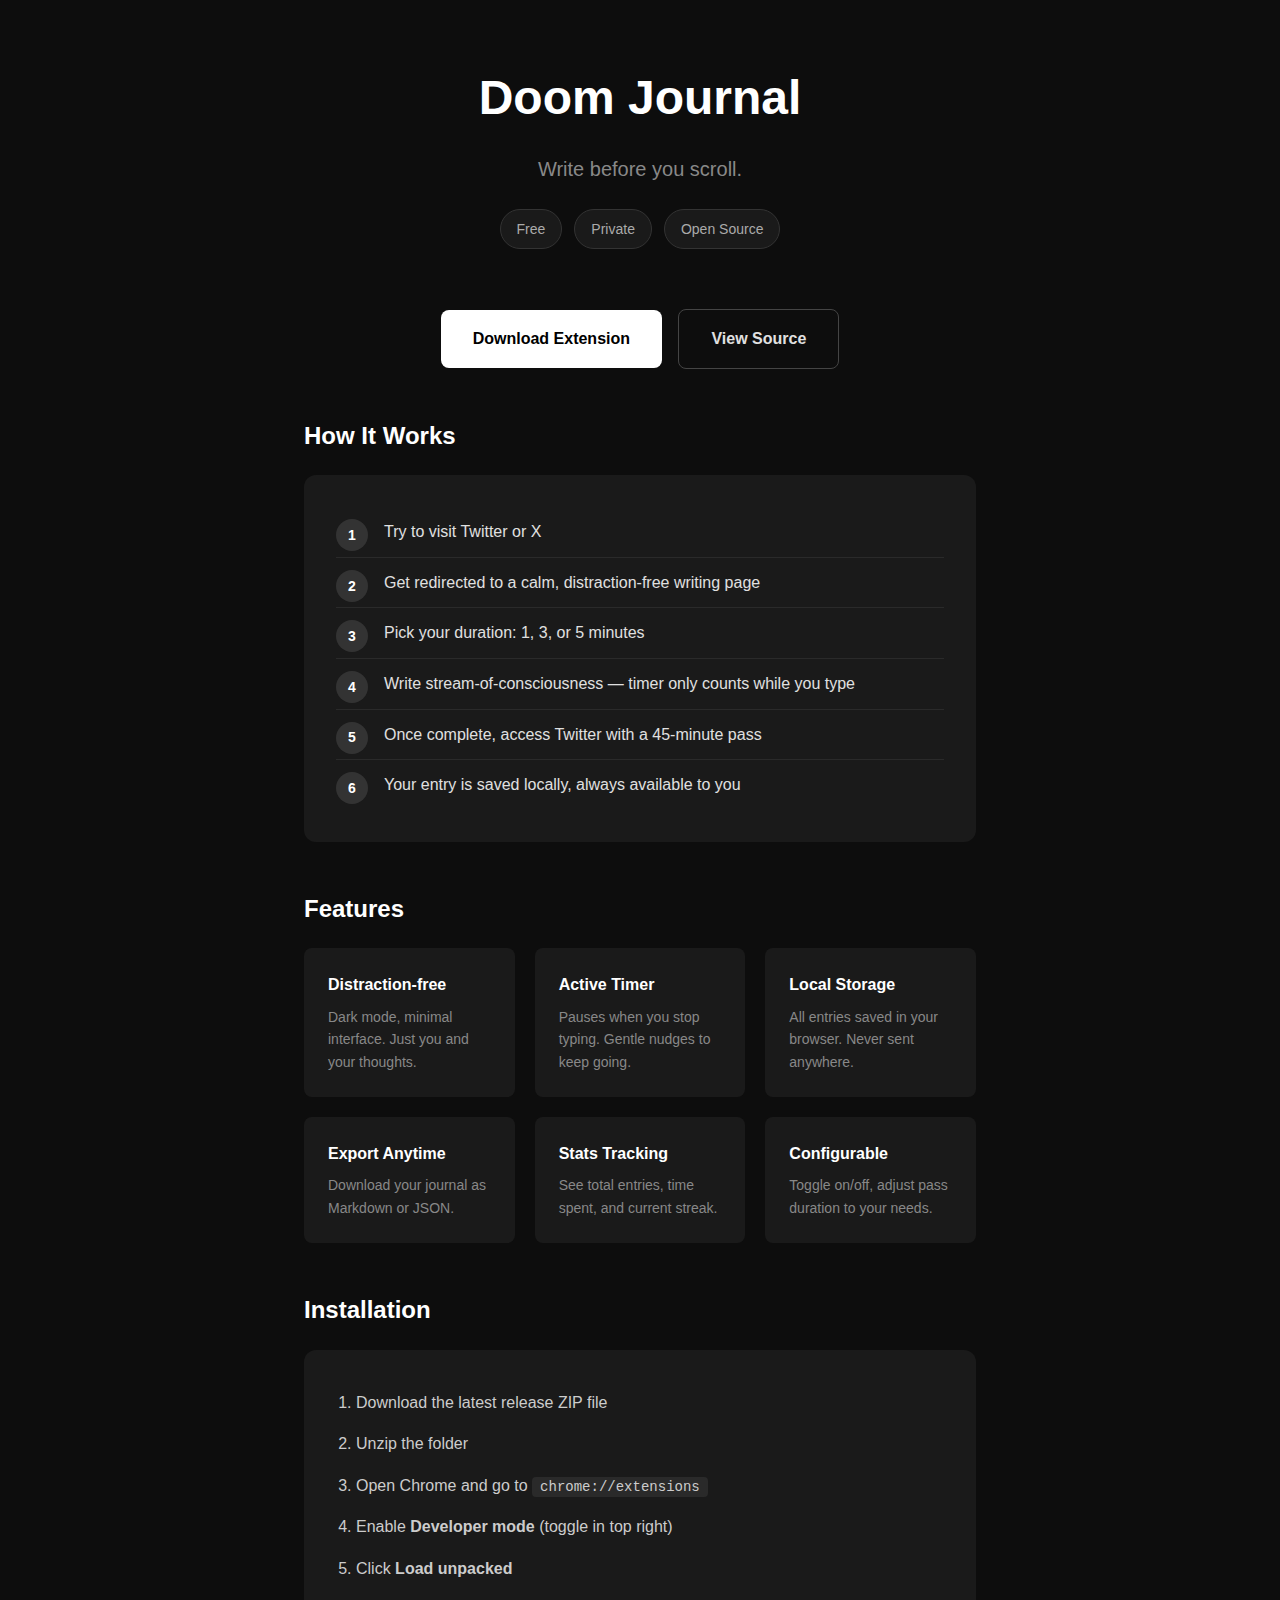
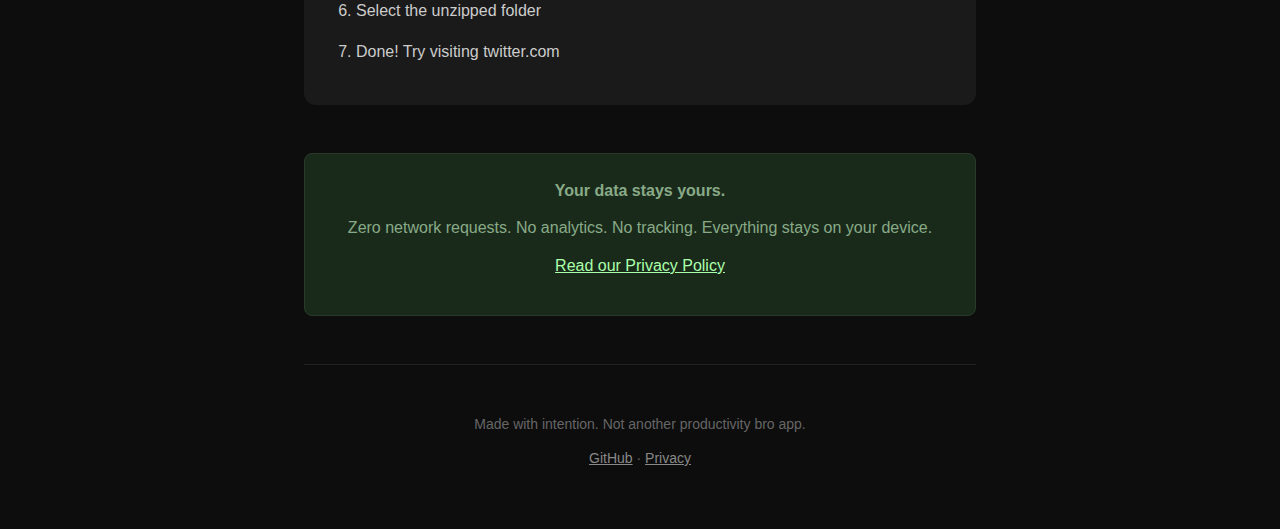
<file: docs/index.html>
<!DOCTYPE html>
<html lang="en">
<head>
  <meta charset="UTF-8">
  <meta name="viewport" content="width=device-width, initial-scale=1.0">
  <title>Doom Journal - Write Before You Scroll</title>
  <style>
    * {
      margin: 0;
      padding: 0;
      box-sizing: border-box;
    }

    body {
      font-family: -apple-system, BlinkMacSystemFont, 'Segoe UI', Roboto, Oxygen, Ubuntu, sans-serif;
      background: #0d0d0d;
      color: #e0e0e0;
      min-height: 100vh;
      line-height: 1.6;
    }

    .container {
      max-width: 720px;
      margin: 0 auto;
      padding: 60px 24px;
    }

    header {
      text-align: center;
      margin-bottom: 60px;
    }

    h1 {
      font-size: 3rem;
      font-weight: 700;
      color: #fff;
      margin-bottom: 16px;
    }

    .tagline {
      font-size: 1.25rem;
      color: #888;
      margin-bottom: 24px;
    }

    .badges {
      display: flex;
      gap: 12px;
      justify-content: center;
      flex-wrap: wrap;
    }

    .badge {
      background: #1a1a1a;
      border: 1px solid #333;
      padding: 8px 16px;
      border-radius: 20px;
      font-size: 0.875rem;
      color: #aaa;
    }

    .cta {
      text-align: center;
      margin: 48px 0;
    }

    .button {
      display: inline-block;
      background: #fff;
      color: #000;
      padding: 16px 32px;
      border-radius: 8px;
      text-decoration: none;
      font-weight: 600;
      font-size: 1rem;
      transition: transform 0.2s, box-shadow 0.2s;
    }

    .button:hover {
      transform: translateY(-2px);
      box-shadow: 0 4px 20px rgba(255, 255, 255, 0.2);
    }

    .button-secondary {
      background: transparent;
      border: 1px solid #444;
      color: #e0e0e0;
      margin-left: 12px;
    }

    .button-secondary:hover {
      border-color: #666;
      box-shadow: none;
    }

    section {
      margin-bottom: 48px;
    }

    h2 {
      font-size: 1.5rem;
      color: #fff;
      margin-bottom: 20px;
    }

    .how-it-works {
      background: #1a1a1a;
      border-radius: 12px;
      padding: 32px;
    }

    .how-it-works ol {
      list-style: none;
      counter-reset: steps;
    }

    .how-it-works li {
      counter-increment: steps;
      padding: 12px 0;
      padding-left: 48px;
      position: relative;
      border-bottom: 1px solid #2a2a2a;
    }

    .how-it-works li:last-child {
      border-bottom: none;
    }

    .how-it-works li::before {
      content: counter(steps);
      position: absolute;
      left: 0;
      width: 32px;
      height: 32px;
      background: #333;
      border-radius: 50%;
      display: flex;
      align-items: center;
      justify-content: center;
      font-weight: 600;
      font-size: 0.875rem;
      color: #fff;
    }

    .features {
      display: grid;
      grid-template-columns: repeat(auto-fit, minmax(200px, 1fr));
      gap: 20px;
    }

    .feature {
      background: #1a1a1a;
      border-radius: 8px;
      padding: 24px;
    }

    .feature h3 {
      color: #fff;
      font-size: 1rem;
      margin-bottom: 8px;
    }

    .feature p {
      color: #888;
      font-size: 0.875rem;
    }

    .privacy-note {
      background: #1a2a1a;
      border: 1px solid #2a3a2a;
      border-radius: 8px;
      padding: 24px;
      text-align: center;
    }

    .privacy-note p {
      color: #8a8;
      margin-bottom: 12px;
    }

    .privacy-note a {
      color: #afa;
    }

    footer {
      text-align: center;
      padding-top: 48px;
      border-top: 1px solid #222;
      color: #666;
      font-size: 0.875rem;
    }

    footer a {
      color: #888;
    }

    .install-instructions {
      background: #1a1a1a;
      border-radius: 12px;
      padding: 32px;
    }

    .install-instructions ol {
      padding-left: 20px;
    }

    .install-instructions li {
      padding: 8px 0;
      color: #ccc;
    }

    .install-instructions code {
      background: #2a2a2a;
      padding: 2px 8px;
      border-radius: 4px;
      font-size: 0.875rem;
    }
  </style>
</head>
<body>
  <div class="container">
    <header>
      <h1>Doom Journal</h1>
      <p class="tagline">Write before you scroll.</p>
      <div class="badges">
        <span class="badge">Free</span>
        <span class="badge">Private</span>
        <span class="badge">Open Source</span>
      </div>
    </header>

    <div class="cta">
      <a href="https://github.com/moncada-julian/doom-journal/releases" class="button">Download Extension</a>
      <a href="https://github.com/moncada-julian/doom-journal" class="button button-secondary">View Source</a>
    </div>

    <section>
      <h2>How It Works</h2>
      <div class="how-it-works">
        <ol>
          <li>Try to visit Twitter or X</li>
          <li>Get redirected to a calm, distraction-free writing page</li>
          <li>Pick your duration: 1, 3, or 5 minutes</li>
          <li>Write stream-of-consciousness — timer only counts while you type</li>
          <li>Once complete, access Twitter with a 45-minute pass</li>
          <li>Your entry is saved locally, always available to you</li>
        </ol>
      </div>
    </section>

    <section>
      <h2>Features</h2>
      <div class="features">
        <div class="feature">
          <h3>Distraction-free</h3>
          <p>Dark mode, minimal interface. Just you and your thoughts.</p>
        </div>
        <div class="feature">
          <h3>Active Timer</h3>
          <p>Pauses when you stop typing. Gentle nudges to keep going.</p>
        </div>
        <div class="feature">
          <h3>Local Storage</h3>
          <p>All entries saved in your browser. Never sent anywhere.</p>
        </div>
        <div class="feature">
          <h3>Export Anytime</h3>
          <p>Download your journal as Markdown or JSON.</p>
        </div>
        <div class="feature">
          <h3>Stats Tracking</h3>
          <p>See total entries, time spent, and current streak.</p>
        </div>
        <div class="feature">
          <h3>Configurable</h3>
          <p>Toggle on/off, adjust pass duration to your needs.</p>
        </div>
      </div>
    </section>

    <section>
      <h2>Installation</h2>
      <div class="install-instructions">
        <ol>
          <li>Download the latest release ZIP file</li>
          <li>Unzip the folder</li>
          <li>Open Chrome and go to <code>chrome://extensions</code></li>
          <li>Enable <strong>Developer mode</strong> (toggle in top right)</li>
          <li>Click <strong>Load unpacked</strong></li>
          <li>Select the unzipped folder</li>
          <li>Done! Try visiting twitter.com</li>
        </ol>
      </div>
    </section>

    <section>
      <div class="privacy-note">
        <p><strong>Your data stays yours.</strong></p>
        <p>Zero network requests. No analytics. No tracking. Everything stays on your device.</p>
        <p><a href="privacy.html">Read our Privacy Policy</a></p>
      </div>
    </section>

    <footer>
      <p>Made with intention. Not another productivity bro app.</p>
      <p style="margin-top: 12px;">
        <a href="https://github.com/moncada-julian/doom-journal">GitHub</a> ·
        <a href="privacy.html">Privacy</a>
      </p>
    </footer>
  </div>
</body>
</html>
</file>
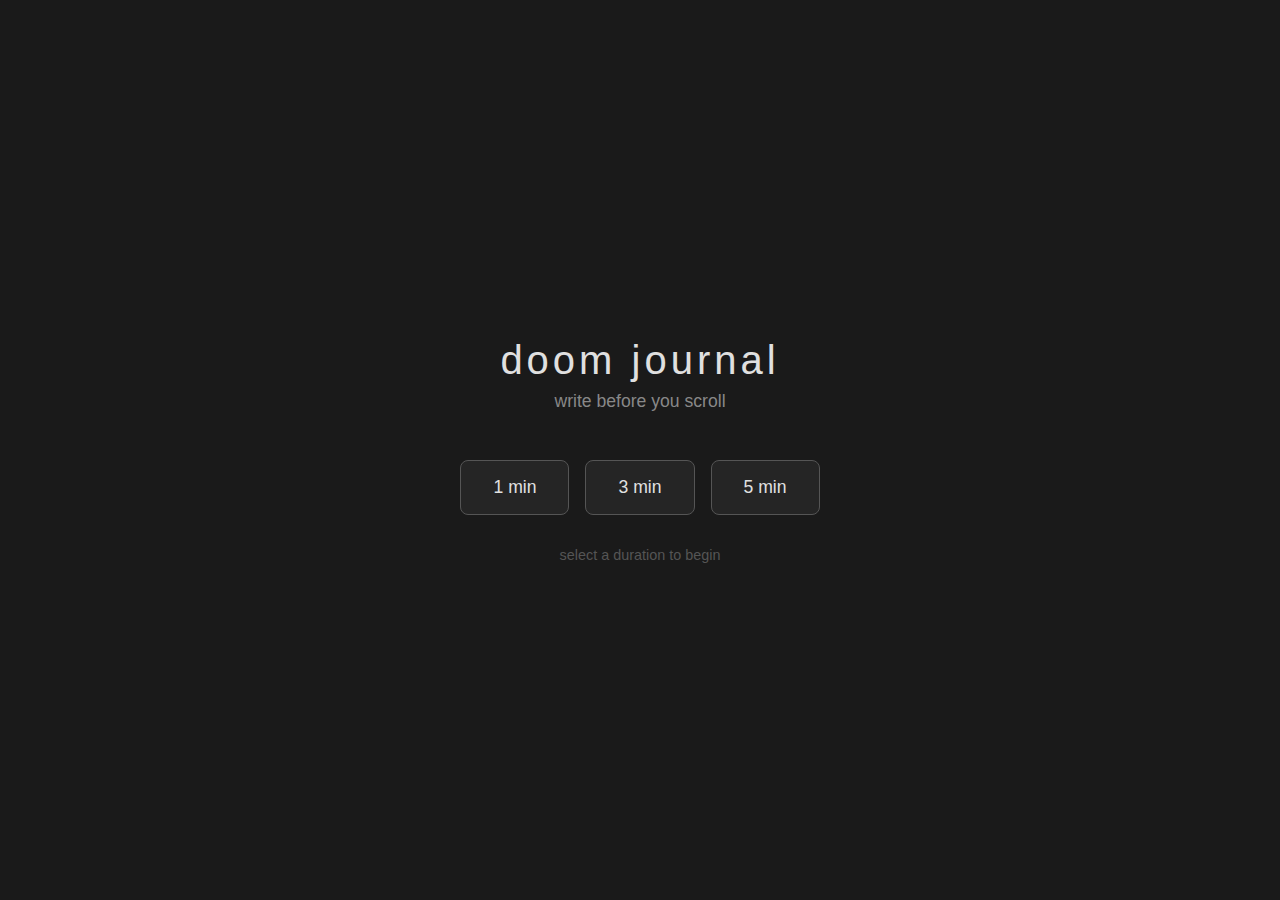
<file: blocked.html>
<!DOCTYPE html>
<html lang="en">
<head>
  <meta charset="UTF-8">
  <meta name="viewport" content="width=device-width, initial-scale=1.0">
  <title>Doom Journal</title>
  <link rel="stylesheet" href="blocked.css">
</head>
<body>
  <div class="container">
    <!-- Duration Selection Screen -->
    <div id="selectScreen" class="screen">
      <h1 class="title">doom journal</h1>
      <p class="subtitle">write before you scroll</p>

      <div class="duration-buttons">
        <button class="duration-btn" data-duration="60">1 min</button>
        <button class="duration-btn" data-duration="180">3 min</button>
        <button class="duration-btn" data-duration="300">5 min</button>
      </div>

      <p class="hint">select a duration to begin</p>
    </div>

    <!-- Writing Screen -->
    <div id="writeScreen" class="screen hidden">
      <button id="newEntryBtn" class="new-entry-btn">+ new entry</button>
      <div class="timer-display">
        <span id="timerMinutes">0</span>:<span id="timerSeconds">00</span>
      </div>

      <textarea
        id="journalInput"
        placeholder="start typing..."
        autocomplete="off"
        autofocus
      ></textarea>

      <div id="pauseOverlay" class="pause-overlay hidden">
        <div class="pause-title">timer paused</div>
        <div id="nudgeMessage">keep writing...</div>
      </div>

      <div class="bottom-bar">
        <span id="wordCount">0 words</span>
        <span class="value-prop">free · private · persistent</span>
      </div>
    </div>

    <!-- Completion Screen -->
    <div id="completeScreen" class="screen hidden">
      <div class="complete-content">
        <h2 id="completeMessage">nice. enjoy your scroll.</h2>
        <p class="redirect-notice">redirecting in <span id="redirectCountdown">2</span>...</p>
      </div>
    </div>
  </div>

  <script src="blocked.js"></script>
</body>
</html>
</file>
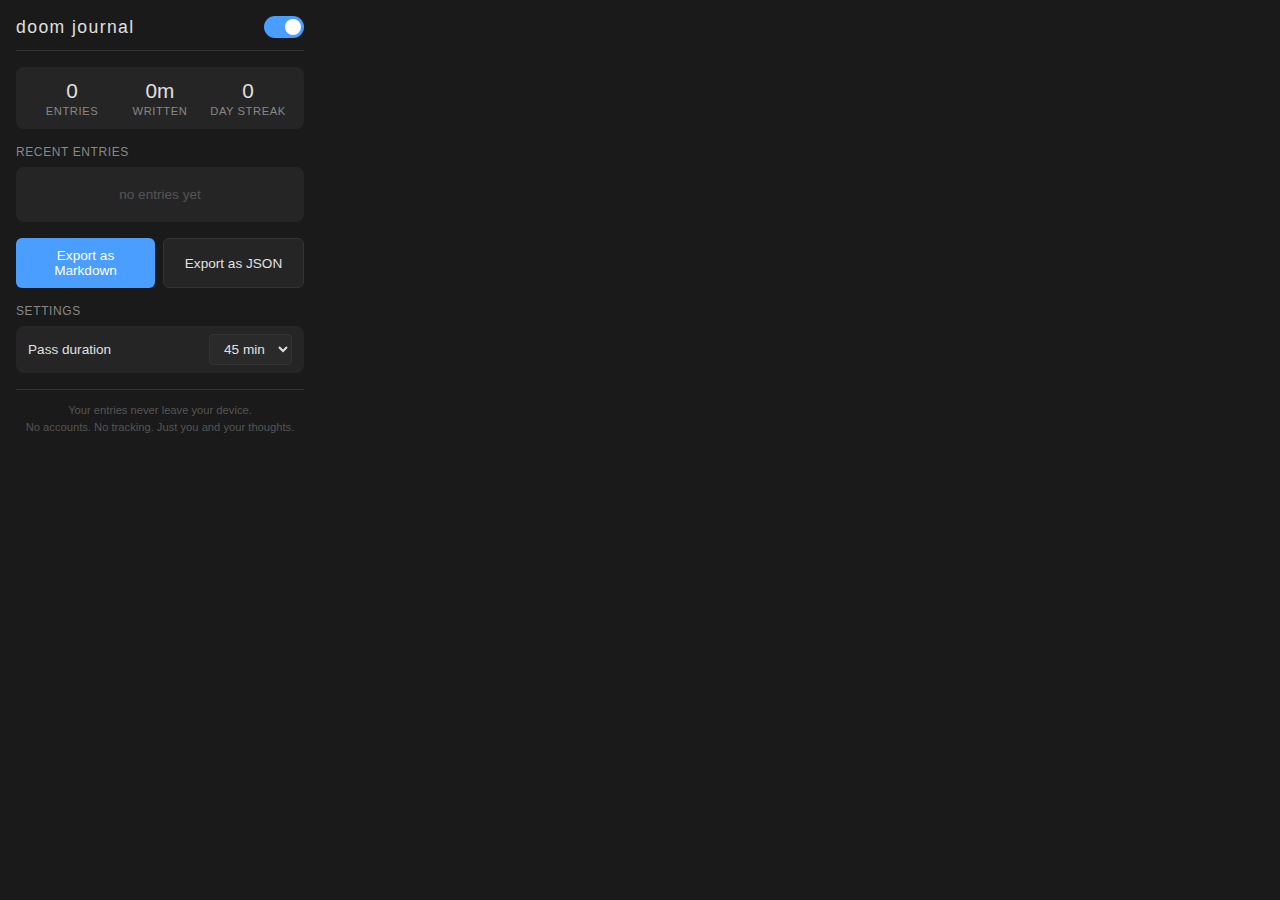
<file: popup.html>
<!DOCTYPE html>
<html lang="en">
<head>
  <meta charset="UTF-8">
  <meta name="viewport" content="width=device-width, initial-scale=1.0">
  <title>Doom Journal</title>
  <link rel="stylesheet" href="popup.css">
</head>
<body>
  <div class="popup">
    <!-- Header -->
    <header class="header">
      <h1 class="logo">doom journal</h1>
      <label class="toggle">
        <input type="checkbox" id="enableToggle" checked>
        <span class="toggle-slider"></span>
      </label>
    </header>

    <!-- Pass Timer -->
    <div id="passTimer" class="pass-timer hidden">
      <span class="pass-label">pass expires in</span>
      <span id="passCountdown" class="pass-countdown">--:--</span>
    </div>

    <!-- Stats -->
    <div class="stats">
      <div class="stat">
        <span class="stat-value" id="totalEntries">0</span>
        <span class="stat-label">entries</span>
      </div>
      <div class="stat">
        <span class="stat-value" id="totalTime">0m</span>
        <span class="stat-label">written</span>
      </div>
      <div class="stat">
        <span class="stat-value" id="currentStreak">0</span>
        <span class="stat-label">day streak</span>
      </div>
    </div>

    <!-- Recent Entries -->
    <div class="section">
      <h2 class="section-title">recent entries</h2>
      <div id="entriesList" class="entries-list">
        <p class="empty-state">no entries yet</p>
      </div>
    </div>

    <!-- Export Buttons -->
    <div class="export-buttons">
      <button id="exportMd" class="btn btn-primary">Export as Markdown</button>
      <button id="exportJson" class="btn btn-secondary">Export as JSON</button>
    </div>

    <!-- Settings -->
    <div class="section">
      <h2 class="section-title">settings</h2>
      <div class="setting-row">
        <span class="setting-label">Pass duration</span>
        <select id="passDuration" class="select">
          <option value="1">1 min</option>
          <option value="5">5 min</option>
          <option value="10">10 min</option>
          <option value="15">15 min</option>
          <option value="30">30 min</option>
          <option value="45" selected>45 min</option>
          <option value="60">60 min</option>
        </select>
      </div>
    </div>

    <!-- Footer -->
    <footer class="footer">
      <p>Your entries never leave your device.</p>
      <p>No accounts. No tracking. Just you and your thoughts.</p>
    </footer>
  </div>

  <!-- Disable Confirmation Modal -->
  <div id="disableModal" class="modal hidden">
    <div class="modal-backdrop"></div>
    <div class="modal-content">
      <h2 class="modal-title">are you sure?</h2>
      <p class="modal-text">You might end up doom scrolling more than you'd like.</p>
      <p class="modal-instruction">Type "<span class="confirm-phrase">yes i want to doom scroll</span>" to confirm:</p>
      <input type="text" id="confirmInput" class="confirm-input" placeholder="type here..." autocomplete="off">
      <div class="modal-buttons">
        <button id="cancelDisable" class="btn btn-secondary">Cancel</button>
        <button id="confirmDisable" class="btn btn-danger" disabled>Disable</button>
      </div>
    </div>
  </div>

  <script src="popup.js"></script>
</body>
</html>
</file>
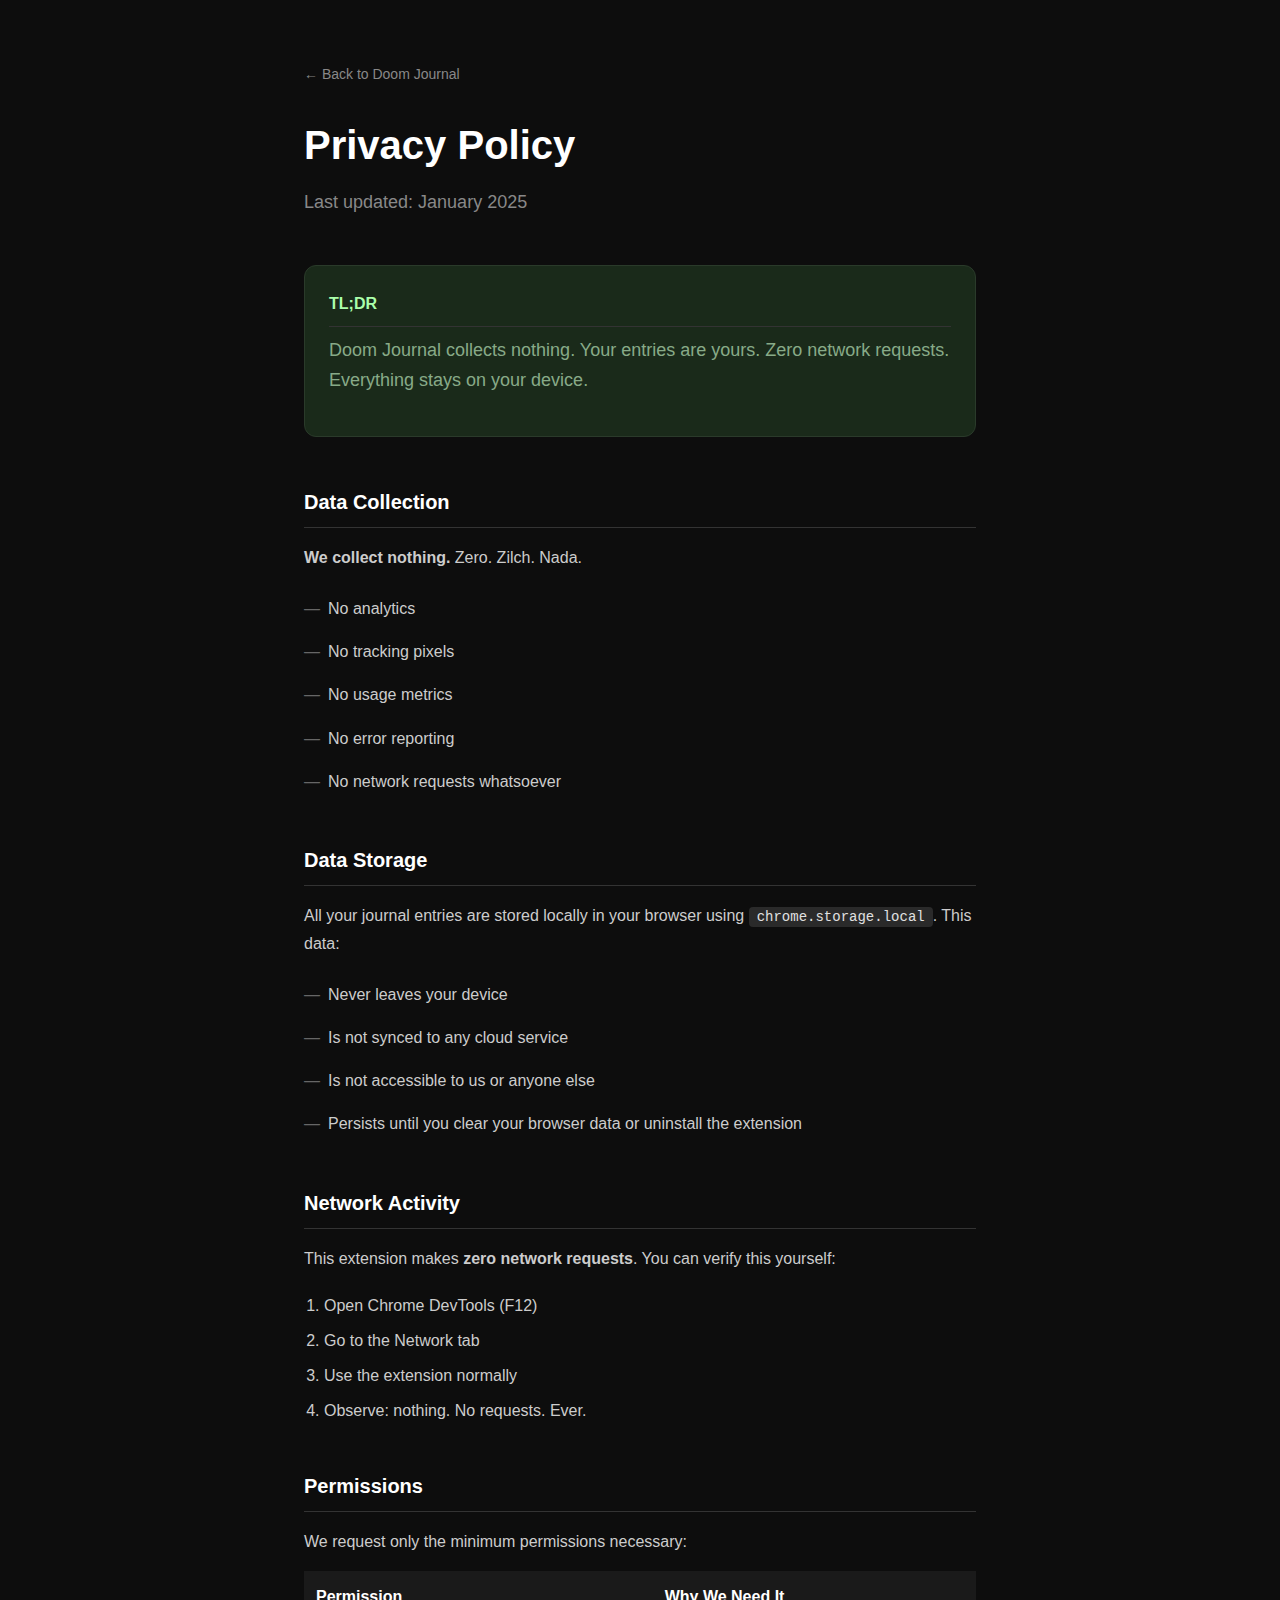
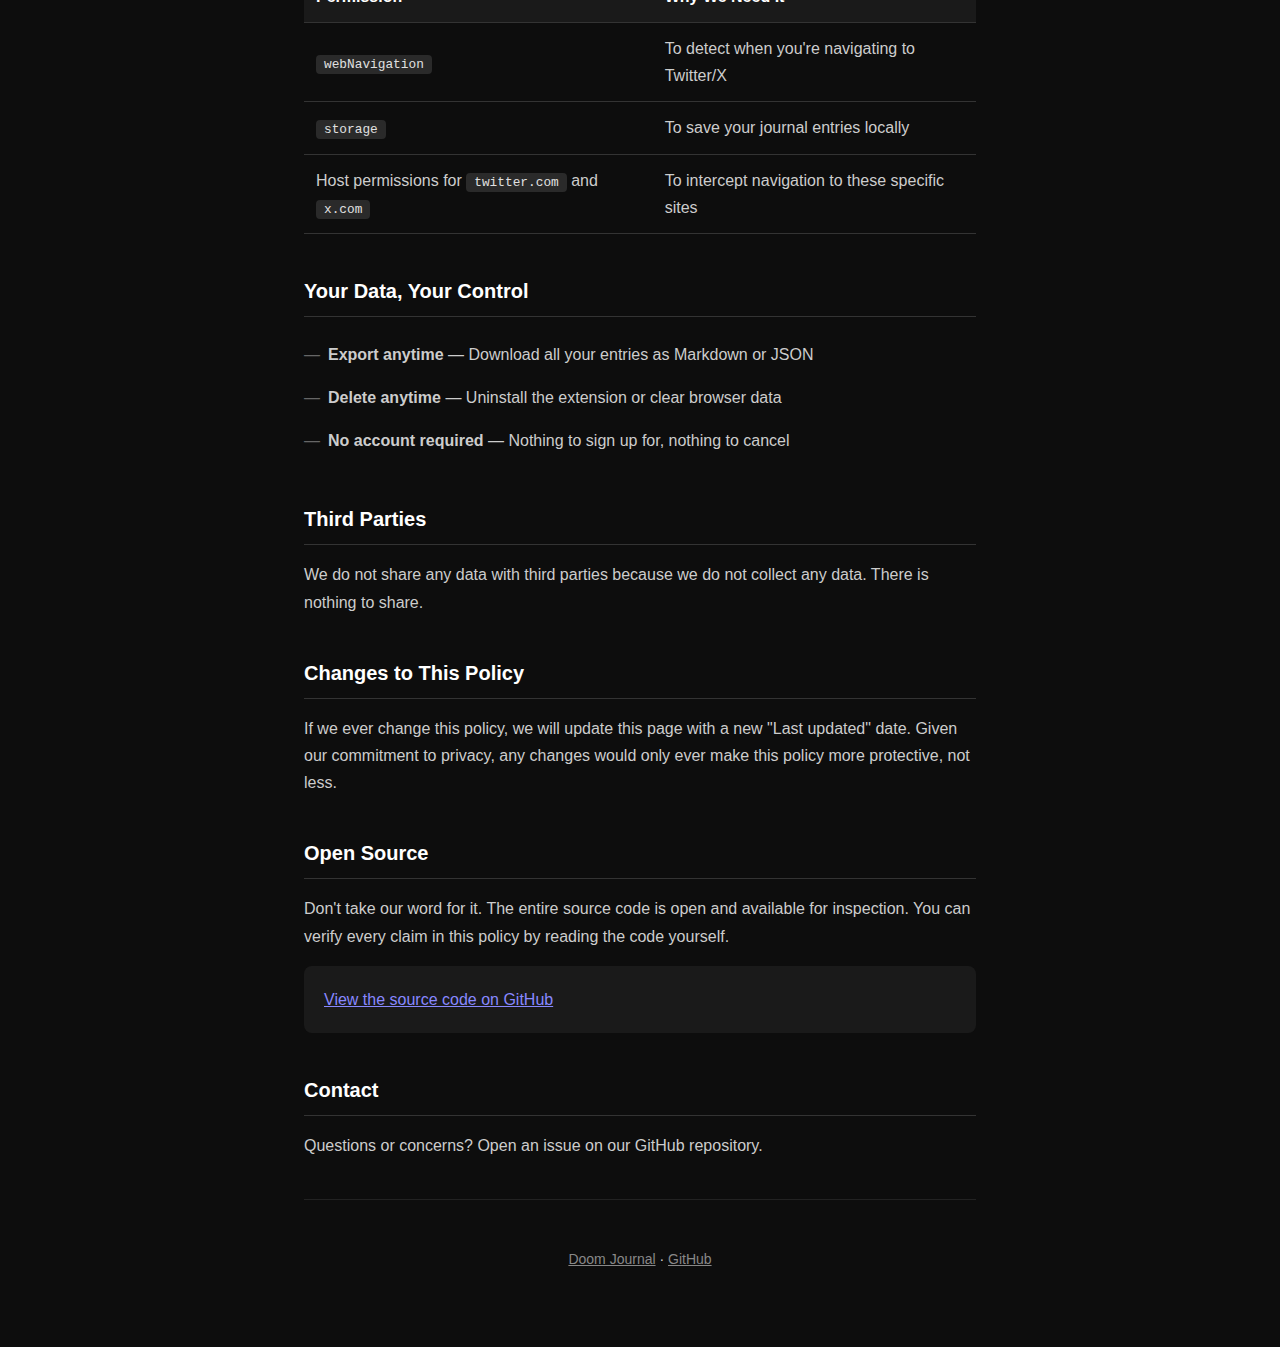
<file: docs/privacy.html>
<!DOCTYPE html>
<html lang="en">
<head>
  <meta charset="UTF-8">
  <meta name="viewport" content="width=device-width, initial-scale=1.0">
  <title>Privacy Policy - Doom Journal</title>
  <style>
    * {
      margin: 0;
      padding: 0;
      box-sizing: border-box;
    }

    body {
      font-family: -apple-system, BlinkMacSystemFont, 'Segoe UI', Roboto, Oxygen, Ubuntu, sans-serif;
      background: #0d0d0d;
      color: #e0e0e0;
      min-height: 100vh;
      line-height: 1.7;
    }

    .container {
      max-width: 720px;
      margin: 0 auto;
      padding: 60px 24px;
    }

    header {
      margin-bottom: 48px;
    }

    .back-link {
      color: #888;
      text-decoration: none;
      font-size: 0.875rem;
      display: inline-block;
      margin-bottom: 24px;
    }

    .back-link:hover {
      color: #fff;
    }

    h1 {
      font-size: 2.5rem;
      font-weight: 700;
      color: #fff;
      margin-bottom: 8px;
    }

    .subtitle {
      color: #888;
      font-size: 1.125rem;
    }

    .tldr {
      background: #1a2a1a;
      border: 1px solid #2a3a2a;
      border-radius: 12px;
      padding: 24px;
      margin-bottom: 48px;
    }

    .tldr h2 {
      color: #afa;
      font-size: 1rem;
      margin-bottom: 8px;
    }

    .tldr p {
      color: #8a8;
      font-size: 1.125rem;
    }

    section {
      margin-bottom: 40px;
    }

    h2 {
      font-size: 1.25rem;
      color: #fff;
      margin-bottom: 16px;
      padding-bottom: 8px;
      border-bottom: 1px solid #333;
    }

    p {
      margin-bottom: 16px;
      color: #ccc;
    }

    ul {
      list-style: none;
      margin-bottom: 16px;
    }

    ul li {
      padding: 8px 0;
      padding-left: 24px;
      position: relative;
      color: #ccc;
    }

    ul li::before {
      content: "—";
      position: absolute;
      left: 0;
      color: #666;
    }

    .highlight {
      background: #1a1a1a;
      border-radius: 8px;
      padding: 20px;
      margin: 16px 0;
    }

    .highlight p {
      margin-bottom: 0;
    }

    code {
      background: #2a2a2a;
      padding: 2px 8px;
      border-radius: 4px;
      font-size: 0.875rem;
      color: #e0e0e0;
    }

    ol {
      padding-left: 20px;
      margin-bottom: 16px;
    }

    ol li {
      padding: 4px 0;
      color: #ccc;
    }

    .permissions-table {
      width: 100%;
      border-collapse: collapse;
      margin: 16px 0;
    }

    .permissions-table th,
    .permissions-table td {
      text-align: left;
      padding: 12px;
      border-bottom: 1px solid #333;
    }

    .permissions-table th {
      color: #fff;
      font-weight: 600;
      background: #1a1a1a;
    }

    .permissions-table td {
      color: #ccc;
    }

    .permissions-table code {
      font-size: 0.8rem;
    }

    footer {
      text-align: center;
      padding-top: 48px;
      border-top: 1px solid #222;
      color: #666;
      font-size: 0.875rem;
    }

    footer a {
      color: #888;
    }
  </style>
</head>
<body>
  <div class="container">
    <header>
      <a href="index.html" class="back-link">&larr; Back to Doom Journal</a>
      <h1>Privacy Policy</h1>
      <p class="subtitle">Last updated: January 2025</p>
    </header>

    <div class="tldr">
      <h2>TL;DR</h2>
      <p>Doom Journal collects nothing. Your entries are yours. Zero network requests. Everything stays on your device.</p>
    </div>

    <section>
      <h2>Data Collection</h2>
      <p><strong>We collect nothing.</strong> Zero. Zilch. Nada.</p>
      <ul>
        <li>No analytics</li>
        <li>No tracking pixels</li>
        <li>No usage metrics</li>
        <li>No error reporting</li>
        <li>No network requests whatsoever</li>
      </ul>
    </section>

    <section>
      <h2>Data Storage</h2>
      <p>All your journal entries are stored locally in your browser using <code>chrome.storage.local</code>. This data:</p>
      <ul>
        <li>Never leaves your device</li>
        <li>Is not synced to any cloud service</li>
        <li>Is not accessible to us or anyone else</li>
        <li>Persists until you clear your browser data or uninstall the extension</li>
      </ul>
    </section>

    <section>
      <h2>Network Activity</h2>
      <p>This extension makes <strong>zero network requests</strong>. You can verify this yourself:</p>
      <ol>
        <li>Open Chrome DevTools (F12)</li>
        <li>Go to the Network tab</li>
        <li>Use the extension normally</li>
        <li>Observe: nothing. No requests. Ever.</li>
      </ol>
    </section>

    <section>
      <h2>Permissions</h2>
      <p>We request only the minimum permissions necessary:</p>
      <table class="permissions-table">
        <tr>
          <th>Permission</th>
          <th>Why We Need It</th>
        </tr>
        <tr>
          <td><code>webNavigation</code></td>
          <td>To detect when you're navigating to Twitter/X</td>
        </tr>
        <tr>
          <td><code>storage</code></td>
          <td>To save your journal entries locally</td>
        </tr>
        <tr>
          <td>Host permissions for <code>twitter.com</code> and <code>x.com</code></td>
          <td>To intercept navigation to these specific sites</td>
        </tr>
      </table>
    </section>

    <section>
      <h2>Your Data, Your Control</h2>
      <ul>
        <li><strong>Export anytime</strong> — Download all your entries as Markdown or JSON</li>
        <li><strong>Delete anytime</strong> — Uninstall the extension or clear browser data</li>
        <li><strong>No account required</strong> — Nothing to sign up for, nothing to cancel</li>
      </ul>
    </section>

    <section>
      <h2>Third Parties</h2>
      <p>We do not share any data with third parties because we do not collect any data. There is nothing to share.</p>
    </section>

    <section>
      <h2>Changes to This Policy</h2>
      <p>If we ever change this policy, we will update this page with a new "Last updated" date. Given our commitment to privacy, any changes would only ever make this policy more protective, not less.</p>
    </section>

    <section>
      <h2>Open Source</h2>
      <p>Don't take our word for it. The entire source code is open and available for inspection. You can verify every claim in this policy by reading the code yourself.</p>
      <div class="highlight">
        <p><a href="https://github.com/moncada-julian/doom-journal" style="color: #88f;">View the source code on GitHub</a></p>
      </div>
    </section>

    <section>
      <h2>Contact</h2>
      <p>Questions or concerns? Open an issue on our GitHub repository.</p>
    </section>

    <footer>
      <p><a href="index.html">Doom Journal</a> · <a href="https://github.com/moncada-julian/doom-journal">GitHub</a></p>
    </footer>
  </div>
</body>
</html>
</file>
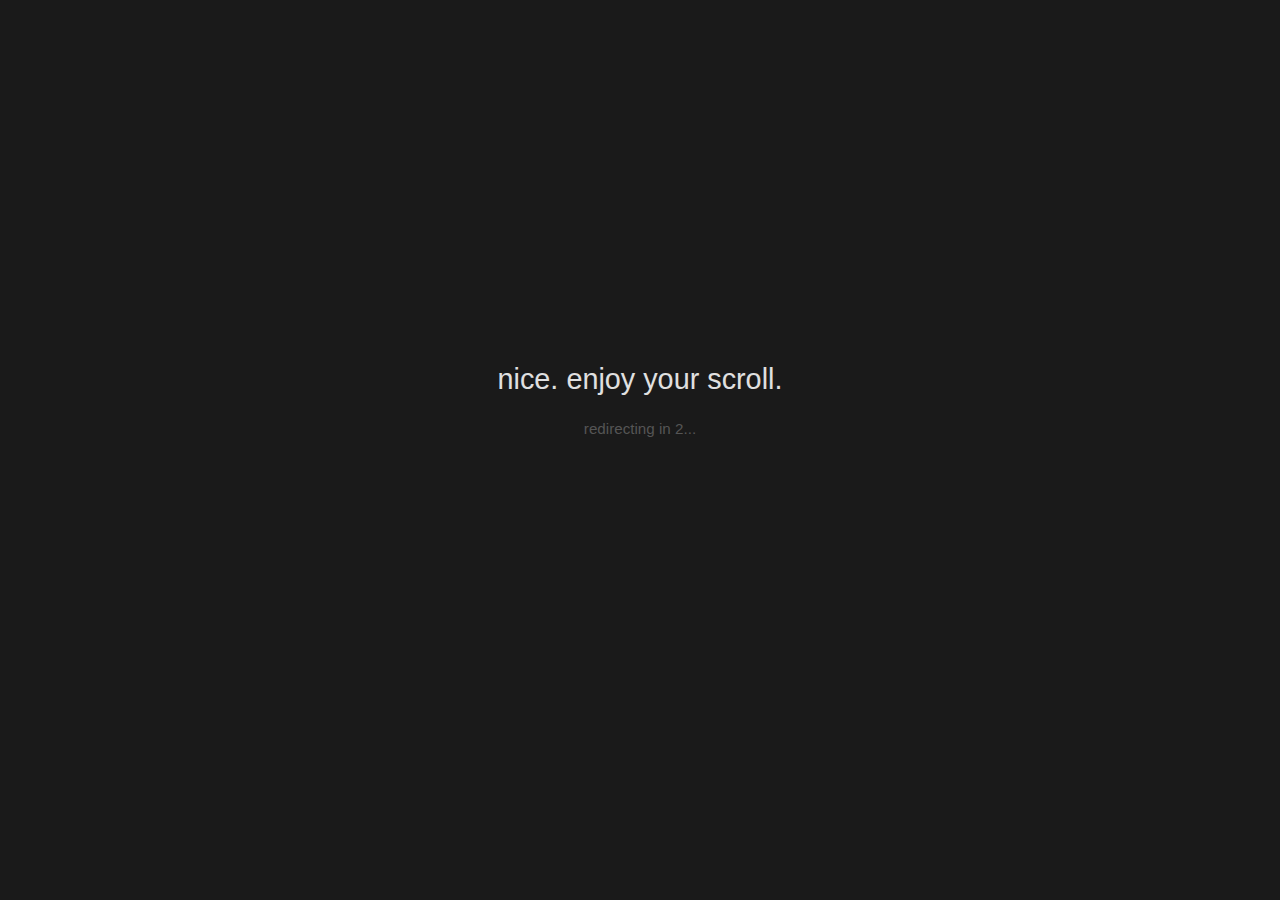
<file: screenshots/screenshot_complete.html>
<!DOCTYPE html>
<html lang="en">
<head>
  <meta charset="UTF-8">
  <title>Doom Journal - Complete</title>
  <style>
    * { margin: 0; padding: 0; box-sizing: border-box; }
    :root {
      --bg-primary: #1a1a1a;
      --text-primary: #e0e0e0;
      --text-muted: #555;
    }
    html, body {
      width: 1280px;
      height: 800px;
      overflow: hidden;
    }
    body {
      font-family: -apple-system, BlinkMacSystemFont, 'Segoe UI', Roboto, sans-serif;
      background: var(--bg-primary);
      color: var(--text-primary);
      display: flex;
      align-items: center;
      justify-content: center;
    }
    .complete-content {
      text-align: center;
    }
    .complete-message {
      font-size: 1.8rem;
      font-weight: 300;
      margin-bottom: 1.5rem;
      color: var(--text-primary);
    }
    .redirect-notice {
      color: var(--text-muted);
      font-size: 0.95rem;
    }
    .countdown {
      font-variant-numeric: tabular-nums;
    }
  </style>
</head>
<body>
  <div class="complete-content">
    <h2 class="complete-message">nice. enjoy your scroll.</h2>
    <p class="redirect-notice">redirecting in <span class="countdown">2</span>...</p>
  </div>
</body>
</html>
</file>
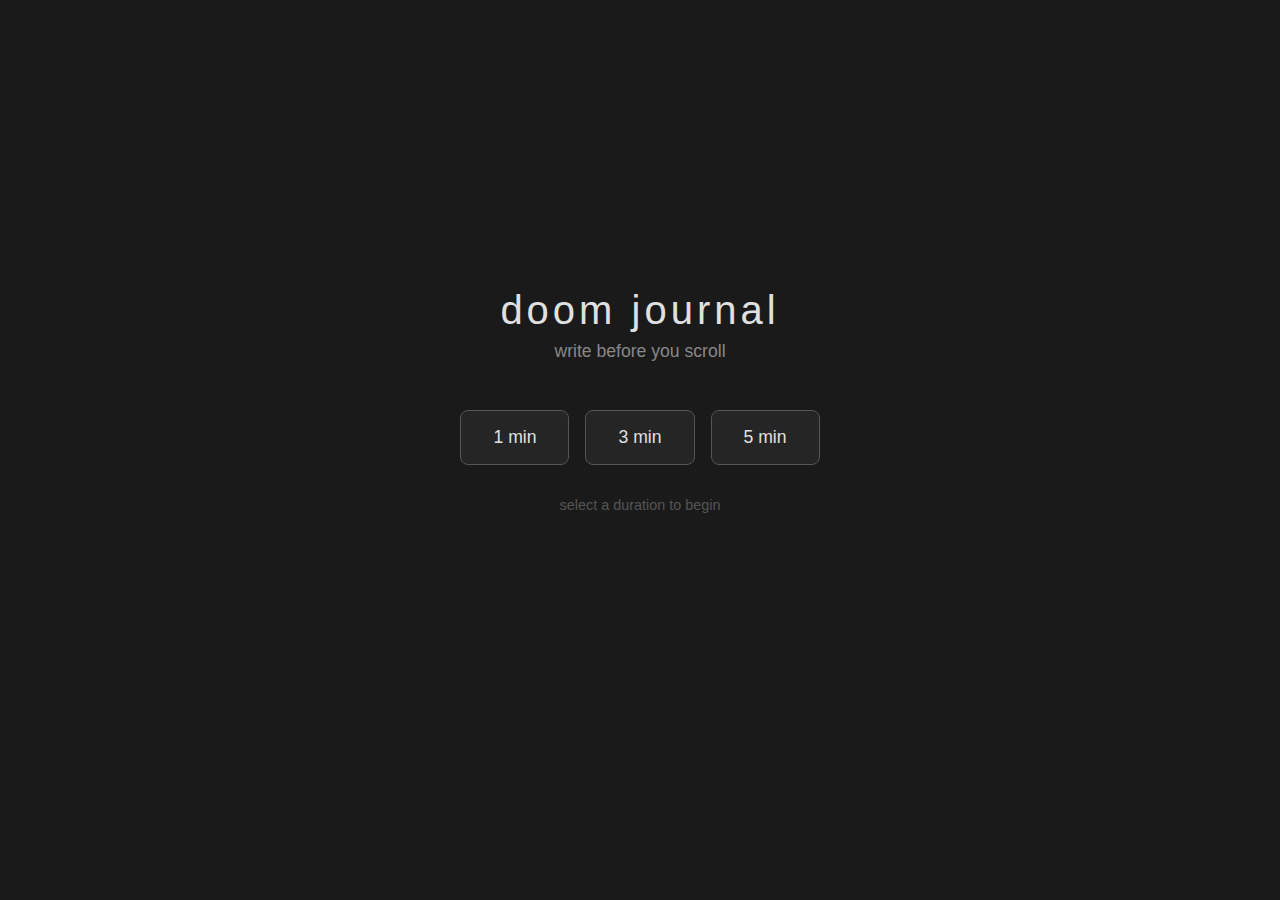
<file: screenshots/screenshot_duration.html>
<!DOCTYPE html>
<html lang="en">
<head>
  <meta charset="UTF-8">
  <title>Doom Journal - Duration Selection</title>
  <style>
    * { margin: 0; padding: 0; box-sizing: border-box; }
    :root {
      --bg-primary: #1a1a1a;
      --bg-secondary: #252525;
      --text-primary: #e0e0e0;
      --text-secondary: #888;
      --text-muted: #555;
      --accent: #4a9eff;
    }
    html, body {
      width: 1280px;
      height: 800px;
      overflow: hidden;
    }
    body {
      font-family: -apple-system, BlinkMacSystemFont, 'Segoe UI', Roboto, sans-serif;
      background: var(--bg-primary);
      color: var(--text-primary);
      display: flex;
      align-items: center;
      justify-content: center;
    }
    .container {
      width: 100%;
      height: 100%;
      max-width: 800px;
      padding: 40px;
      display: flex;
      flex-direction: column;
    }
    .screen {
      display: flex;
      flex-direction: column;
      align-items: center;
      justify-content: center;
      height: 100%;
      width: 100%;
    }
    .title {
      font-size: 2.5rem;
      font-weight: 300;
      letter-spacing: 0.1em;
      margin-bottom: 0.5rem;
      color: var(--text-primary);
    }
    .subtitle {
      font-size: 1.1rem;
      color: var(--text-secondary);
      margin-bottom: 3rem;
    }
    .duration-buttons {
      display: flex;
      gap: 1rem;
      margin-bottom: 2rem;
    }
    .duration-btn {
      background: var(--bg-secondary);
      border: 1px solid var(--text-muted);
      color: var(--text-primary);
      padding: 1rem 2rem;
      font-size: 1.1rem;
      border-radius: 8px;
      cursor: pointer;
    }
    .duration-btn:hover {
      border-color: var(--accent);
    }
    .hint {
      color: var(--text-muted);
      font-size: 0.9rem;
    }
  </style>
</head>
<body>
  <div class="container">
    <div class="screen">
      <h1 class="title">doom journal</h1>
      <p class="subtitle">write before you scroll</p>
      <div class="duration-buttons">
        <button class="duration-btn">1 min</button>
        <button class="duration-btn">3 min</button>
        <button class="duration-btn">5 min</button>
      </div>
      <p class="hint">select a duration to begin</p>
    </div>
  </div>
</body>
</html>
</file>
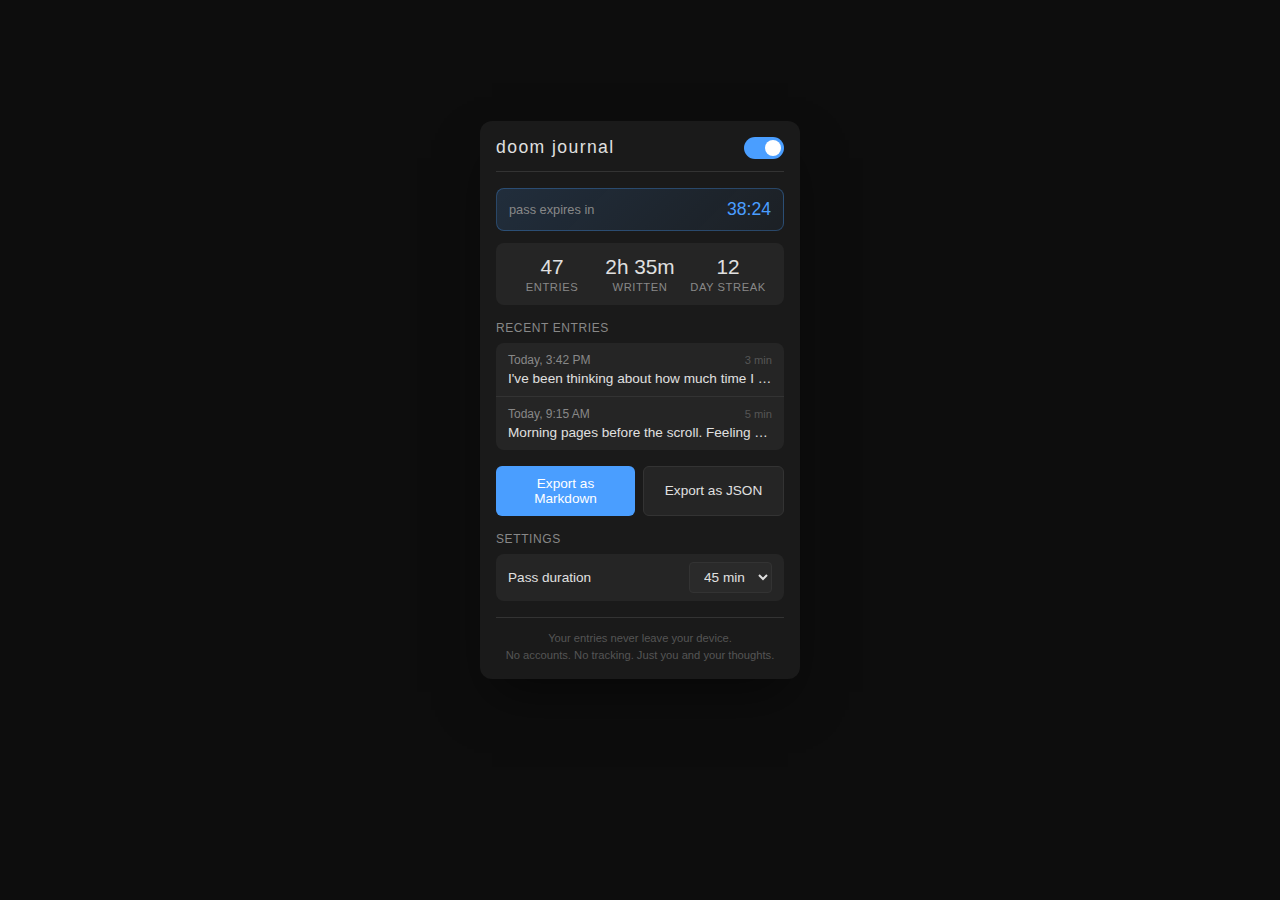
<file: screenshots/screenshot_popup.html>
<!DOCTYPE html>
<html lang="en">
<head>
  <meta charset="UTF-8">
  <title>Doom Journal - Popup</title>
  <style>
    * { margin: 0; padding: 0; box-sizing: border-box; }
    :root {
      --bg-primary: #1a1a1a;
      --bg-secondary: #252525;
      --bg-tertiary: #2a2a2a;
      --text-primary: #e0e0e0;
      --text-secondary: #888;
      --text-muted: #555;
      --accent: #4a9eff;
      --border: #333;
    }
    html, body {
      width: 1280px;
      height: 800px;
      overflow: hidden;
    }
    body {
      font-family: -apple-system, BlinkMacSystemFont, 'Segoe UI', Roboto, sans-serif;
      background: #0d0d0d;
      color: var(--text-primary);
      display: flex;
      align-items: center;
      justify-content: center;
    }
    .popup {
      width: 320px;
      background: var(--bg-primary);
      border-radius: 12px;
      padding: 16px;
      box-shadow: 0 25px 50px -12px rgba(0, 0, 0, 0.5);
    }
    .header {
      display: flex;
      justify-content: space-between;
      align-items: center;
      margin-bottom: 16px;
      padding-bottom: 12px;
      border-bottom: 1px solid var(--border);
    }
    .logo {
      font-size: 1.1rem;
      font-weight: 300;
      letter-spacing: 0.08em;
    }
    .toggle {
      position: relative;
      display: inline-block;
      width: 40px;
      height: 22px;
    }
    .toggle-slider {
      position: absolute;
      cursor: pointer;
      top: 0; left: 0; right: 0; bottom: 0;
      background-color: var(--accent);
      transition: 0.3s;
      border-radius: 22px;
    }
    .toggle-slider:before {
      position: absolute;
      content: "";
      height: 16px;
      width: 16px;
      left: 21px;
      bottom: 3px;
      background-color: white;
      transition: 0.3s;
      border-radius: 50%;
    }
    .pass-timer {
      display: flex;
      justify-content: space-between;
      align-items: center;
      padding: 10px 12px;
      margin-bottom: 12px;
      background: linear-gradient(135deg, rgba(74, 158, 255, 0.15), rgba(74, 158, 255, 0.05));
      border: 1px solid rgba(74, 158, 255, 0.3);
      border-radius: 8px;
    }
    .pass-label {
      font-size: 0.8rem;
      color: var(--text-secondary);
    }
    .pass-countdown {
      font-size: 1.1rem;
      font-weight: 500;
      color: var(--accent);
      font-variant-numeric: tabular-nums;
    }
    .stats {
      display: flex;
      justify-content: space-between;
      margin-bottom: 16px;
      padding: 12px;
      background: var(--bg-secondary);
      border-radius: 8px;
    }
    .stat {
      display: flex;
      flex-direction: column;
      align-items: center;
      flex: 1;
    }
    .stat-value {
      font-size: 1.3rem;
      font-weight: 500;
      color: var(--text-primary);
      font-variant-numeric: tabular-nums;
    }
    .stat-label {
      font-size: 0.7rem;
      color: var(--text-secondary);
      text-transform: uppercase;
      letter-spacing: 0.05em;
      margin-top: 2px;
    }
    .section { margin-bottom: 16px; }
    .section-title {
      font-size: 0.75rem;
      font-weight: 500;
      color: var(--text-secondary);
      text-transform: uppercase;
      letter-spacing: 0.05em;
      margin-bottom: 8px;
    }
    .entries-list {
      max-height: 120px;
      overflow-y: auto;
      background: var(--bg-secondary);
      border-radius: 8px;
    }
    .entry-item {
      padding: 10px 12px;
      border-bottom: 1px solid var(--border);
    }
    .entry-item:last-child { border-bottom: none; }
    .entry-header {
      display: flex;
      justify-content: space-between;
      align-items: center;
      margin-bottom: 4px;
    }
    .entry-date {
      font-size: 0.75rem;
      color: var(--text-secondary);
    }
    .entry-duration {
      font-size: 0.7rem;
      color: var(--text-muted);
    }
    .entry-preview {
      font-size: 0.85rem;
      color: var(--text-primary);
      white-space: nowrap;
      overflow: hidden;
      text-overflow: ellipsis;
    }
    .export-buttons {
      display: flex;
      gap: 8px;
      margin-bottom: 16px;
    }
    .btn {
      flex: 1;
      padding: 10px 12px;
      border: none;
      border-radius: 6px;
      font-size: 0.85rem;
      cursor: pointer;
    }
    .btn-primary {
      background: var(--accent);
      color: white;
    }
    .btn-secondary {
      background: var(--bg-secondary);
      color: var(--text-primary);
      border: 1px solid var(--border);
    }
    .setting-row {
      display: flex;
      justify-content: space-between;
      align-items: center;
      padding: 8px 12px;
      background: var(--bg-secondary);
      border-radius: 8px;
    }
    .setting-label {
      font-size: 0.85rem;
      color: var(--text-primary);
    }
    .select {
      background: var(--bg-tertiary);
      color: var(--text-primary);
      border: 1px solid var(--border);
      padding: 6px 10px;
      border-radius: 4px;
      font-size: 0.85rem;
    }
    .footer {
      text-align: center;
      padding-top: 12px;
      border-top: 1px solid var(--border);
    }
    .footer p {
      font-size: 0.7rem;
      color: var(--text-muted);
      line-height: 1.5;
    }
  </style>
</head>
<body>
  <div class="popup">
    <header class="header">
      <h1 class="logo">doom journal</h1>
      <label class="toggle">
        <span class="toggle-slider"></span>
      </label>
    </header>

    <div class="pass-timer">
      <span class="pass-label">pass expires in</span>
      <span class="pass-countdown">38:24</span>
    </div>

    <div class="stats">
      <div class="stat">
        <span class="stat-value">47</span>
        <span class="stat-label">entries</span>
      </div>
      <div class="stat">
        <span class="stat-value">2h 35m</span>
        <span class="stat-label">written</span>
      </div>
      <div class="stat">
        <span class="stat-value">12</span>
        <span class="stat-label">day streak</span>
      </div>
    </div>

    <div class="section">
      <h2 class="section-title">recent entries</h2>
      <div class="entries-list">
        <div class="entry-item">
          <div class="entry-header">
            <span class="entry-date">Today, 3:42 PM</span>
            <span class="entry-duration">3 min</span>
          </div>
          <div class="entry-preview">I've been thinking about how much time I spend...</div>
        </div>
        <div class="entry-item">
          <div class="entry-header">
            <span class="entry-date">Today, 9:15 AM</span>
            <span class="entry-duration">5 min</span>
          </div>
          <div class="entry-preview">Morning pages before the scroll. Feeling good...</div>
        </div>
      </div>
    </div>

    <div class="export-buttons">
      <button class="btn btn-primary">Export as Markdown</button>
      <button class="btn btn-secondary">Export as JSON</button>
    </div>

    <div class="section">
      <h2 class="section-title">settings</h2>
      <div class="setting-row">
        <span class="setting-label">Pass duration</span>
        <select class="select">
          <option selected>45 min</option>
        </select>
      </div>
    </div>

    <footer class="footer">
      <p>Your entries never leave your device.</p>
      <p>No accounts. No tracking. Just you and your thoughts.</p>
    </footer>
  </div>
</body>
</html>
</file>
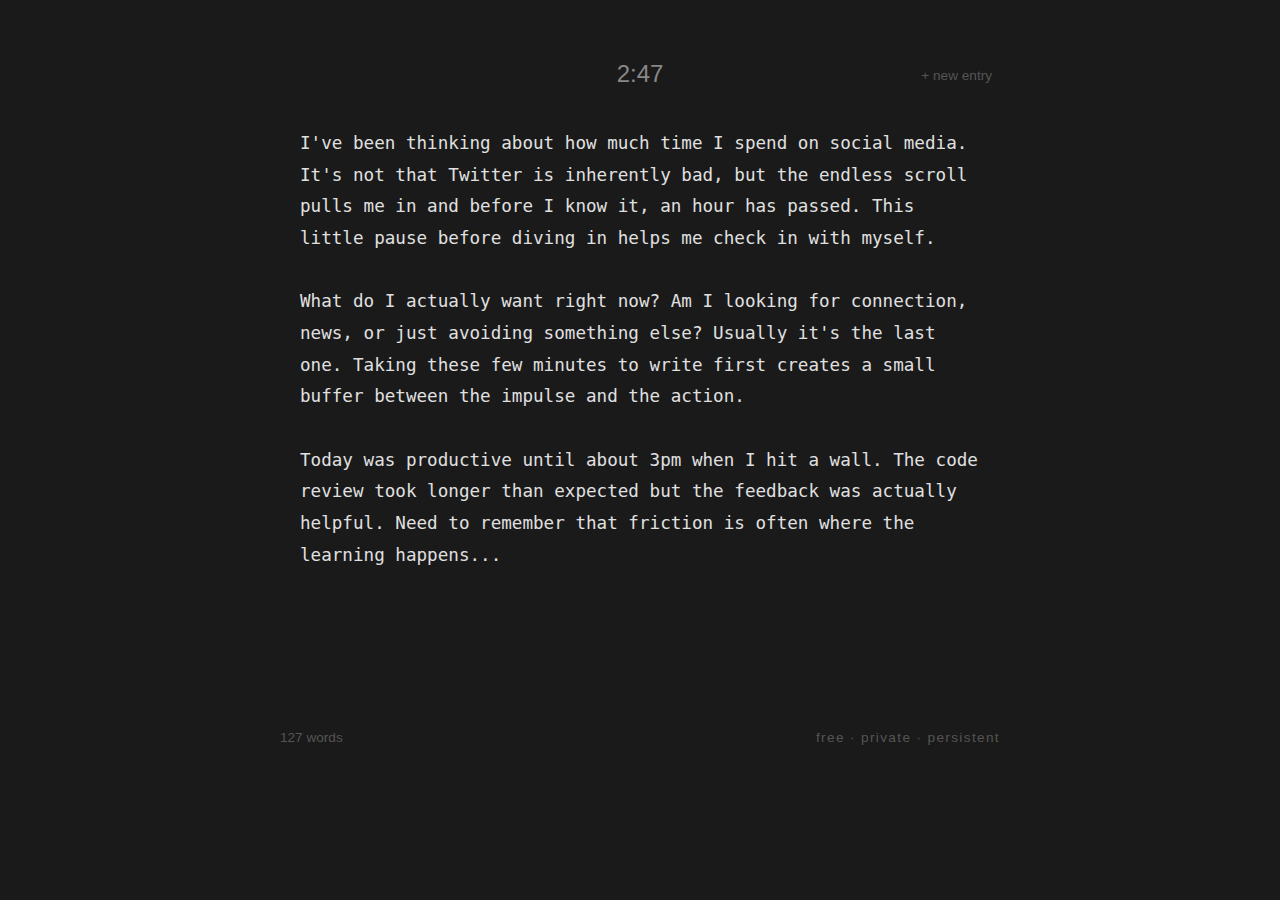
<file: screenshots/screenshot_writing.html>
<!DOCTYPE html>
<html lang="en">
<head>
  <meta charset="UTF-8">
  <title>Doom Journal - Writing</title>
  <style>
    * { margin: 0; padding: 0; box-sizing: border-box; }
    :root {
      --bg-primary: #1a1a1a;
      --bg-secondary: #252525;
      --text-primary: #e0e0e0;
      --text-secondary: #888;
      --text-muted: #555;
      --accent: #4a9eff;
    }
    html, body {
      width: 1280px;
      height: 800px;
      overflow: hidden;
    }
    body {
      font-family: -apple-system, BlinkMacSystemFont, 'Segoe UI', Roboto, sans-serif;
      background: var(--bg-primary);
      color: var(--text-primary);
      display: flex;
      align-items: center;
      justify-content: center;
    }
    .container {
      width: 100%;
      height: 100%;
      max-width: 800px;
      padding: 40px;
      display: flex;
      flex-direction: column;
    }
    .screen {
      display: flex;
      flex-direction: column;
      align-items: center;
      height: 100%;
      width: 100%;
      position: relative;
      padding-top: 20px;
    }
    .new-entry-btn {
      position: absolute;
      top: 20px;
      right: 0;
      background: transparent;
      border: none;
      color: var(--text-muted);
      font-size: 0.85rem;
      cursor: pointer;
      padding: 0.5rem;
    }
    .timer-display {
      font-size: 1.5rem;
      font-weight: 300;
      color: var(--text-secondary);
      margin-bottom: 20px;
      font-variant-numeric: tabular-nums;
    }
    .journal-input {
      width: 100%;
      flex: 1;
      background: transparent;
      border: none;
      outline: none;
      color: var(--text-primary);
      font-family: ui-monospace, 'SF Mono', 'Cascadia Code', 'Consolas', monospace;
      font-size: 1.1rem;
      line-height: 1.8;
      resize: none;
      padding: 20px;
    }
    .bottom-bar {
      display: flex;
      justify-content: space-between;
      width: 100%;
      padding: 15px 0;
      color: var(--text-muted);
      font-size: 0.85rem;
    }
    .word-count {
      font-variant-numeric: tabular-nums;
    }
    .value-prop {
      letter-spacing: 0.1em;
    }
  </style>
</head>
<body>
  <div class="container">
    <div class="screen">
      <button class="new-entry-btn">+ new entry</button>
      <div class="timer-display">2:47</div>
      <textarea class="journal-input" readonly>I've been thinking about how much time I spend on social media. It's not that Twitter is inherently bad, but the endless scroll pulls me in and before I know it, an hour has passed. This little pause before diving in helps me check in with myself.

What do I actually want right now? Am I looking for connection, news, or just avoiding something else? Usually it's the last one. Taking these few minutes to write first creates a small buffer between the impulse and the action.

Today was productive until about 3pm when I hit a wall. The code review took longer than expected but the feedback was actually helpful. Need to remember that friction is often where the learning happens...</textarea>
      <div class="bottom-bar">
        <span class="word-count">127 words</span>
        <span class="value-prop">free · private · persistent</span>
      </div>
    </div>
  </div>
</body>
</html>
</file>
<file: blocked.css>
/* Doom Journal - Blocked Page Styles */

* {
  margin: 0;
  padding: 0;
  box-sizing: border-box;
}

:root {
  --bg-primary: #1a1a1a;
  --bg-secondary: #252525;
  --text-primary: #e0e0e0;
  --text-secondary: #888;
  --text-muted: #555;
  --accent: #4a9eff;
  --accent-dim: #3a7ecc;
}

html, body {
  height: 100%;
  width: 100%;
  overflow: hidden;
}

body {
  font-family: -apple-system, BlinkMacSystemFont, 'Segoe UI', Roboto, sans-serif;
  background: var(--bg-primary);
  color: var(--text-primary);
  display: flex;
  align-items: center;
  justify-content: center;
}

.container {
  width: 100%;
  height: 100%;
  max-width: 800px;
  padding: 40px;
  display: flex;
  flex-direction: column;
}

.screen {
  display: flex;
  flex-direction: column;
  align-items: center;
  justify-content: center;
  height: 100%;
  width: 100%;
}

.screen.hidden {
  display: none;
}

/* Selection Screen */
.title {
  font-size: 2.5rem;
  font-weight: 300;
  letter-spacing: 0.1em;
  margin-bottom: 0.5rem;
  color: var(--text-primary);
}

.subtitle {
  font-size: 1.1rem;
  color: var(--text-secondary);
  margin-bottom: 3rem;
}

.duration-buttons {
  display: flex;
  gap: 1rem;
  margin-bottom: 2rem;
}

.duration-btn {
  background: var(--bg-secondary);
  border: 1px solid var(--text-muted);
  color: var(--text-primary);
  padding: 1rem 2rem;
  font-size: 1.1rem;
  border-radius: 8px;
  cursor: pointer;
  transition: all 0.2s ease;
}

.duration-btn:hover {
  border-color: var(--accent);
  background: var(--bg-secondary);
}

.duration-btn:active {
  transform: scale(0.98);
}

.hint {
  color: var(--text-muted);
  font-size: 0.9rem;
}

/* Writing Screen */
#writeScreen {
  position: relative;
  justify-content: flex-start;
  padding-top: 20px;
}

.new-entry-btn {
  position: absolute;
  top: 20px;
  right: 0;
  background: transparent;
  border: none;
  color: var(--text-muted);
  font-size: 0.85rem;
  cursor: pointer;
  padding: 0.5rem;
  transition: color 0.2s ease;
}

.new-entry-btn:hover {
  color: var(--text-secondary);
}

.timer-display {
  font-size: 1.5rem;
  font-weight: 300;
  color: var(--text-secondary);
  margin-bottom: 20px;
  font-variant-numeric: tabular-nums;
}

#journalInput {
  width: 100%;
  flex: 1;
  background: transparent;
  border: none;
  outline: none;
  color: var(--text-primary);
  font-family: ui-monospace, 'SF Mono', 'Cascadia Code', 'Consolas', monospace;
  font-size: 1.1rem;
  line-height: 1.8;
  resize: none;
  padding: 20px;
}

#journalInput::placeholder {
  color: var(--text-muted);
}

.pause-overlay {
  position: absolute;
  top: 50%;
  left: 50%;
  transform: translate(-50%, -50%);
  background: rgba(26, 26, 26, 0.95);
  padding: 1.5rem 2.5rem;
  border-radius: 12px;
  text-align: center;
  animation: pulse 2s ease-in-out infinite;
}

.pause-overlay.hidden {
  display: none;
}

@keyframes pulse {
  0%, 100% {
    opacity: 0.9;
  }
  50% {
    opacity: 0.6;
  }
}

.pause-title {
  color: var(--text-primary);
  font-size: 1rem;
  font-weight: 500;
  margin-bottom: 0.5rem;
  letter-spacing: 0.05em;
}

#nudgeMessage {
  color: var(--text-secondary);
  font-size: 0.95rem;
  font-style: italic;
}

.bottom-bar {
  display: flex;
  justify-content: space-between;
  width: 100%;
  padding: 15px 0;
  color: var(--text-muted);
  font-size: 0.85rem;
}

#wordCount {
  font-variant-numeric: tabular-nums;
}

.value-prop {
  letter-spacing: 0.1em;
}

/* Completion Screen */
.complete-content {
  text-align: center;
}

#completeMessage {
  font-size: 1.8rem;
  font-weight: 300;
  margin-bottom: 1.5rem;
  color: var(--text-primary);
}

.redirect-notice {
  color: var(--text-muted);
  font-size: 0.95rem;
}

#redirectCountdown {
  font-variant-numeric: tabular-nums;
}

/* Responsive */
@media (max-width: 600px) {
  .container {
    padding: 20px;
  }

  .title {
    font-size: 2rem;
  }

  .duration-buttons {
    flex-direction: column;
    width: 100%;
    max-width: 200px;
  }

  .duration-btn {
    width: 100%;
  }

  #journalInput {
    font-size: 1rem;
    padding: 10px;
  }
}
</file>
<file: popup.css>
/* Doom Journal - Popup Styles */

* {
  margin: 0;
  padding: 0;
  box-sizing: border-box;
}

:root {
  --bg-primary: #1a1a1a;
  --bg-secondary: #252525;
  --bg-tertiary: #2a2a2a;
  --text-primary: #e0e0e0;
  --text-secondary: #888;
  --text-muted: #555;
  --accent: #4a9eff;
  --accent-hover: #3a8eef;
  --border: #333;
}

body {
  font-family: -apple-system, BlinkMacSystemFont, 'Segoe UI', Roboto, sans-serif;
  background: var(--bg-primary);
  color: var(--text-primary);
  width: 320px;
  max-height: 500px;
  overflow-y: auto;
}

.popup {
  padding: 16px;
}

/* Header */
.header {
  display: flex;
  justify-content: space-between;
  align-items: center;
  margin-bottom: 16px;
  padding-bottom: 12px;
  border-bottom: 1px solid var(--border);
}

.logo {
  font-size: 1.1rem;
  font-weight: 300;
  letter-spacing: 0.08em;
}

/* Toggle Switch */
.toggle {
  position: relative;
  display: inline-block;
  width: 40px;
  height: 22px;
}

.toggle input {
  opacity: 0;
  width: 0;
  height: 0;
}

.toggle-slider {
  position: absolute;
  cursor: pointer;
  top: 0;
  left: 0;
  right: 0;
  bottom: 0;
  background-color: var(--bg-tertiary);
  transition: 0.3s;
  border-radius: 22px;
}

.toggle-slider:before {
  position: absolute;
  content: "";
  height: 16px;
  width: 16px;
  left: 3px;
  bottom: 3px;
  background-color: var(--text-muted);
  transition: 0.3s;
  border-radius: 50%;
}

.toggle input:checked + .toggle-slider {
  background-color: var(--accent);
}

.toggle input:checked + .toggle-slider:before {
  transform: translateX(18px);
  background-color: white;
}

/* Pass Timer */
.pass-timer {
  display: flex;
  justify-content: space-between;
  align-items: center;
  padding: 10px 12px;
  margin-bottom: 12px;
  background: linear-gradient(135deg, rgba(74, 158, 255, 0.15), rgba(74, 158, 255, 0.05));
  border: 1px solid rgba(74, 158, 255, 0.3);
  border-radius: 8px;
}

.pass-timer.hidden {
  display: none;
}

.pass-label {
  font-size: 0.8rem;
  color: var(--text-secondary);
}

.pass-countdown {
  font-size: 1.1rem;
  font-weight: 500;
  color: var(--accent);
  font-variant-numeric: tabular-nums;
}

/* Stats */
.stats {
  display: flex;
  justify-content: space-between;
  margin-bottom: 16px;
  padding: 12px;
  background: var(--bg-secondary);
  border-radius: 8px;
}

.stat {
  display: flex;
  flex-direction: column;
  align-items: center;
  flex: 1;
}

.stat-value {
  font-size: 1.3rem;
  font-weight: 500;
  color: var(--text-primary);
  font-variant-numeric: tabular-nums;
}

.stat-label {
  font-size: 0.7rem;
  color: var(--text-secondary);
  text-transform: uppercase;
  letter-spacing: 0.05em;
  margin-top: 2px;
}

/* Sections */
.section {
  margin-bottom: 16px;
}

.section-title {
  font-size: 0.75rem;
  font-weight: 500;
  color: var(--text-secondary);
  text-transform: uppercase;
  letter-spacing: 0.05em;
  margin-bottom: 8px;
}

/* Entries List */
.entries-list {
  max-height: 150px;
  overflow-y: auto;
  background: var(--bg-secondary);
  border-radius: 8px;
}

.empty-state {
  padding: 20px;
  text-align: center;
  color: var(--text-muted);
  font-size: 0.85rem;
}

.entry-item {
  padding: 10px 12px;
  border-bottom: 1px solid var(--border);
  cursor: pointer;
  transition: background 0.15s;
}

.entry-item:last-child {
  border-bottom: none;
}

.entry-item:hover {
  background: var(--bg-tertiary);
}

.entry-header {
  display: flex;
  justify-content: space-between;
  align-items: center;
  margin-bottom: 4px;
}

.entry-date {
  font-size: 0.75rem;
  color: var(--text-secondary);
}

.entry-duration {
  font-size: 0.7rem;
  color: var(--text-muted);
}

.entry-preview {
  font-size: 0.85rem;
  color: var(--text-primary);
  white-space: nowrap;
  overflow: hidden;
  text-overflow: ellipsis;
}

.entry-full {
  display: none;
  font-size: 0.85rem;
  color: var(--text-primary);
  white-space: pre-wrap;
  word-break: break-word;
  margin-top: 8px;
  padding-top: 8px;
  border-top: 1px solid var(--border);
  max-height: 200px;
  overflow-y: auto;
}

.entry-item.expanded .entry-preview {
  display: none;
}

.entry-item.expanded .entry-full {
  display: block;
}

/* Buttons */
.export-buttons {
  display: flex;
  gap: 8px;
  margin-bottom: 16px;
}

.btn {
  flex: 1;
  padding: 10px 12px;
  border: none;
  border-radius: 6px;
  font-size: 0.85rem;
  cursor: pointer;
  transition: all 0.15s;
}

.btn-primary {
  background: var(--accent);
  color: white;
}

.btn-primary:hover {
  background: var(--accent-hover);
}

.btn-secondary {
  background: var(--bg-secondary);
  color: var(--text-primary);
  border: 1px solid var(--border);
}

.btn-secondary:hover {
  background: var(--bg-tertiary);
}

/* Settings */
.setting-row {
  display: flex;
  justify-content: space-between;
  align-items: center;
  padding: 8px 12px;
  background: var(--bg-secondary);
  border-radius: 8px;
}

.setting-label {
  font-size: 0.85rem;
  color: var(--text-primary);
}

.select {
  background: var(--bg-tertiary);
  color: var(--text-primary);
  border: 1px solid var(--border);
  padding: 6px 10px;
  border-radius: 4px;
  font-size: 0.85rem;
  cursor: pointer;
}

.select:focus {
  outline: none;
  border-color: var(--accent);
}

/* Footer */
.footer {
  text-align: center;
  padding-top: 12px;
  border-top: 1px solid var(--border);
}

.footer p {
  font-size: 0.7rem;
  color: var(--text-muted);
  line-height: 1.5;
}

/* Scrollbar */
::-webkit-scrollbar {
  width: 6px;
}

::-webkit-scrollbar-track {
  background: var(--bg-primary);
}

::-webkit-scrollbar-thumb {
  background: var(--bg-tertiary);
  border-radius: 3px;
}

::-webkit-scrollbar-thumb:hover {
  background: var(--text-muted);
}

/* Modal */
.modal {
  position: fixed;
  top: 0;
  left: 0;
  right: 0;
  bottom: 0;
  z-index: 100;
  display: flex;
  align-items: center;
  justify-content: center;
}

.modal.hidden {
  display: none;
}

.modal-backdrop {
  position: absolute;
  top: 0;
  left: 0;
  right: 0;
  bottom: 0;
  background: rgba(0, 0, 0, 0.7);
}

.modal-content {
  position: relative;
  background: var(--bg-secondary);
  border-radius: 12px;
  padding: 20px;
  width: 280px;
  border: 1px solid var(--border);
}

.modal-title {
  font-size: 1.1rem;
  font-weight: 400;
  margin-bottom: 8px;
  color: var(--text-primary);
}

.modal-text {
  font-size: 0.85rem;
  color: var(--text-secondary);
  margin-bottom: 16px;
  line-height: 1.4;
}

.modal-instruction {
  font-size: 0.8rem;
  color: var(--text-secondary);
  margin-bottom: 8px;
}

.confirm-phrase {
  color: var(--text-primary);
  font-style: italic;
}

.confirm-input {
  width: 100%;
  padding: 10px 12px;
  background: var(--bg-tertiary);
  border: 1px solid var(--border);
  border-radius: 6px;
  color: var(--text-primary);
  font-size: 0.85rem;
  margin-bottom: 8px;
}

.confirm-input:focus {
  outline: none;
  border-color: var(--accent);
}

.modal-buttons {
  display: flex;
  gap: 8px;
  margin-top: 12px;
}

.btn-danger {
  background: #dc2626;
  color: white;
}

.btn-danger:hover:not(:disabled) {
  background: #b91c1c;
}

.btn-danger:disabled {
  background: var(--bg-tertiary);
  color: var(--text-muted);
  cursor: not-allowed;
}
</file>
